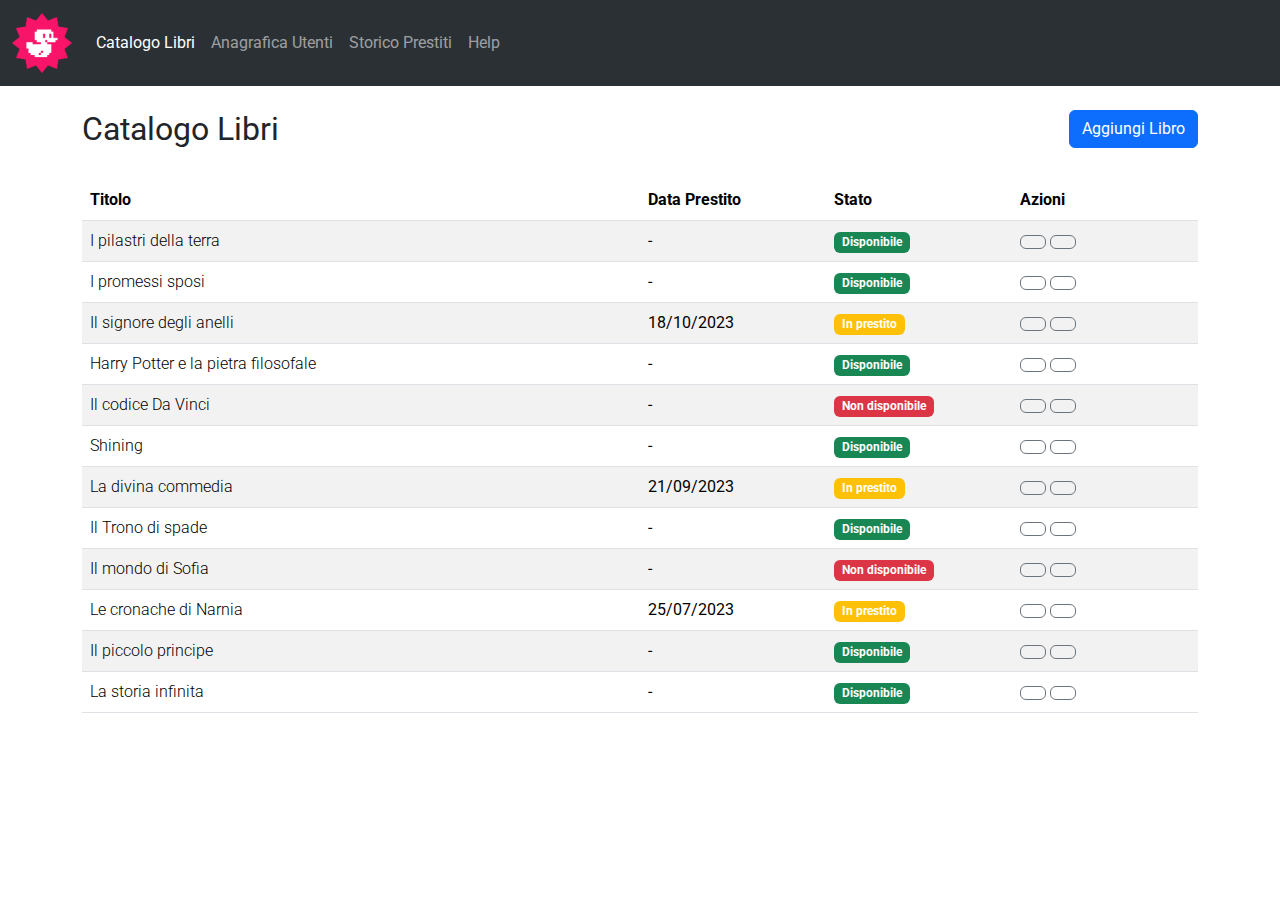
<file: index.html>
<!DOCTYPE html>
<html lang="en">

    <head>
        <meta charset="UTF-8">
        <meta name="viewport" content="width=device-width, initial-scale=1.0">
        <title>Bootstrap Dashboard</title>

        <!--Bootstrap link -->
        <link href="https://cdn.jsdelivr.net/npm/bootstrap@5.3.3/dist/css/bootstrap.min.css" rel="stylesheet"
            integrity="sha384-QWTKZyjpPEjISv5WaRU9OFeRpok6YctnYmDr5pNlyT2bRjXh0JMhjY6hW+ALEwIH" crossorigin="anonymous">

        <!--Google Font link-->
        <link rel="preconnect" href="https://fonts.googleapis.com">
        <link rel="preconnect" href="https://fonts.gstatic.com" crossorigin>
        <link
            href="https://fonts.googleapis.com/css2?family=Roboto:ital,wght@0,100;0,300;0,400;0,500;0,700;0,900;1,100;1,300;1,400;1,500;1,700;1,900&display=swap"
            rel="stylesheet">


        <!-- Font Awesome link-->
        <link rel="stylesheet" href="https://cdnjs.cloudflare.com/ajax/libs/font-awesome/6.5.2/css/all.min.css"
            integrity="sha512-SnH5WK+bZxgPHs44uWIX+LLJAJ9/2PkPKZ5QiAj6Ta86w+fsb2TkcmfRyVX3pBnMFcV7oQPJkl9QevSCWr3W6A=="
            crossorigin="anonymous" referrerpolicy="no-referrer" />

        <!-- Stylesheet link-->
        <link rel="stylesheet" href="css/style.css">

    </head>

    <body>

        <!--Header section-->
        <header>

            <nav class="navbar navbar-expand-lg bg-body-tertiary" data-bs-theme="dark">
                <div class="container-fluid">
                    <a class="navbar-brand" href="#">
                        <img src="img/duck.png" alt="Duck Logo" width="60" height="60">
                    </a>
                    <button class="navbar-toggler" type="button" data-bs-toggle="collapse" data-bs-target="#navbarNav"
                        aria-controls="navbarNav" aria-expanded="false" aria-label="Toggle navigation">
                        <span class="navbar-toggler-icon"></span>
                    </button>
                    <div class="collapse navbar-collapse" id="navbarNav">
                        <ul class="navbar-nav">
                            <li class="nav-item">
                                <a class="nav-link active" aria-current="page" href="#">Catalogo Libri</a>
                            </li>
                            <li class="nav-item">
                                <a class="nav-link" href="#">Anagrafica Utenti</a>
                            </li>
                            <li class="nav-item">
                                <a class="nav-link" href="#">Storico Prestiti</a>
                            </li>
                            <li class="nav-item">
                                <a class="nav-link" href="#">Help</a>
                            </li>

                        </ul>
                    </div>
                </div>
            </nav>

        </header>
        <!--/Header section-->
        <!--Main Section-->
        <main>
            <div class="container ">
                <!-- main section header-->
                <div class="d-flex py-4 justify-content-between ">
                    <h2 class="fw-normal">Catalogo Libri</h2>
                    <a href="/new-book.html">
                        <button type="button" class="btn btn-primary">Aggiungi Libro</button>
                    </a>
                </div>
                <!-- /main section header-->

                <!-- Table section-->
                <table class="table table-striped align-middle">
                    <thead>
                        <!--Table Header-->
                        <tr>
                            <th scope="col" class="col-6">Titolo</th>
                            <th scope="col" class="d-none d-sm-table-cell col-md-2 ">Data Prestito</th>
                            <th scope="col" class="col-3 col-md-2">Stato</th>
                            <th scope="col" class="col-3 col-md-2">Azioni</th>
                        </tr>
                    </thead>
                    <!--/Table header-->

                    <tbody>
                        <tr>
                            <th scope="row" class="fw-light">I pilastri della terra</th>
                            <td class="d-none d-sm-table-cell">-</td>
                            <td>
                                <span class="badge text-bg-success">Disponibile</span>
                            </td>
                            <td>
                                <button type="button" class="btn btn-outline-secondary ">
                                    <i class="fa-solid fa-pen"></i></button>
                                <button type="button" class="btn btn-outline-secondary">
                                    <i class="fa-solid fa-trash"> </i></button>

                            </td>
                        </tr>
                        <tr>
                            <th scope="row" class="fw-light ">I promessi sposi</th>
                            <td class="d-none d-sm-table-cell">-</td>
                            <td>
                                <span class="badge text-bg-success">Disponibile</span>
                            </td>
                            <td>
                                <button type="button" class="btn btn-outline-secondary ">
                                    <i class="fa-solid fa-pen"></i></button>
                                <button type="button" class="btn btn-outline-secondary">
                                    <i class="fa-solid fa-trash"> </i></button>
                            </td>
                        </tr>
                        <tr>
                            <th scope="row" class="fw-light">Il signore degli anelli</th>
                            <td class="d-none d-sm-table-cell">18/10/2023</td>
                            <td>
                                <span class="badge text-bg-warning text-white">In prestito</span>
                            </td>
                            <td>
                                <button type="button" class="btn btn-outline-secondary ">
                                    <i class="fa-solid fa-pen"></i></button>
                                <button type="button" class="btn btn-outline-secondary">
                                    <i class="fa-solid fa-trash"> </i></button>
                            </td>
                        </tr>
                        <tr>
                            <th scope="row" class="fw-light">Harry Potter e la pietra filosofale</th>
                            <td class="d-none d-sm-table-cell">-</td>
                            <td>
                                <span class="badge text-bg-success">Disponibile</span>
                            </td>
                            <td>
                                <button type="button" class="btn btn-outline-secondary ">
                                    <i class="fa-solid fa-pen"></i></button>
                                <button type="button" class="btn btn-outline-secondary">
                                    <i class="fa-solid fa-trash"> </i></button>
                            </td>
                        </tr>
                        <tr>
                            <th scope="row" class="fw-light">Il codice Da Vinci</th>
                            <td class="d-none d-sm-table-cell">-</td>
                            <td>
                                <span class="badge text-bg-danger">Non disponibile</span>
                            </td>
                            <td>
                                <button type="button" class="btn btn-outline-secondary ">
                                    <i class="fa-solid fa-pen"></i></button>
                                <button type="button" class="btn btn-outline-secondary">
                                    <i class="fa-solid fa-trash"> </i></button>
                            </td>
                        </tr>
                        <tr>
                            <th scope="row" class="fw-light">Shining</th>
                            <td class="d-none d-sm-table-cell">-</td>
                            <td>
                                <span class="badge text-bg-success">Disponibile</span>
                            </td>
                            <td>
                                <button type="button" class="btn btn-outline-secondary ">
                                    <i class="fa-solid fa-pen"></i></button>
                                <button type="button" class="btn btn-outline-secondary">
                                    <i class="fa-solid fa-trash"> </i></button>
                            </td>
                        </tr>
                        <tr>
                            <th scope="row" class="fw-light">La divina commedia</th>
                            <td class="d-none d-sm-table-cell">21/09/2023</td>
                            <td>
                                <span class="badge text-bg-warning text-white">In prestito</span>

                            </td>
                            <td>
                                <button type="button" class="btn btn-outline-secondary ">
                                    <i class="fa-solid fa-pen"></i></button>
                                <button type="button" class="btn btn-outline-secondary">
                                    <i class="fa-solid fa-trash"> </i></button>
                            </td>
                        </tr>
                        <tr>
                            <th scope="row" class="fw-light">Il Trono di spade</th>
                            <td class="d-none d-sm-table-cell">-</td>
                            <td>
                                <span class="badge text-bg-success">Disponibile</span>
                            </td>
                            <td>
                                <button type="button" class="btn btn-outline-secondary ">
                                    <i class="fa-solid fa-pen"></i></button>
                                <button type="button" class="btn btn-outline-secondary">
                                    <i class="fa-solid fa-trash"> </i></button>
                            </td>
                        </tr>
                        <tr>
                            <th scope="row" class="fw-light">Il mondo di Sofia</th>
                            <td class="d-none d-sm-table-cell">-</td>
                            <td>
                                <span class="badge text-bg-danger">Non disponibile</span>
                            </td>
                            <td>
                                <button type="button" class="btn btn-outline-secondary ">
                                    <i class="fa-solid fa-pen"></i></button>
                                <button type="button" class="btn btn-outline-secondary">
                                    <i class="fa-solid fa-trash"> </i></button>
                            </td>
                        </tr>
                        <tr>
                            <th scope="row" class="fw-light">Le cronache di Narnia</th>
                            <td class="d-none d-sm-table-cell">25/07/2023</td>
                            <td>
                                <span class="badge text-bg-warning text-white">In prestito</span>

                            </td>
                            <td>
                                <button type="button" class="btn btn-outline-secondary ">
                                    <i class="fa-solid fa-pen"></i></button>
                                <button type="button" class="btn btn-outline-secondary">
                                    <i class="fa-solid fa-trash"> </i></button>
                            </td>
                        </tr>
                        <tr>
                            <th scope="row" class="fw-light">Il piccolo principe</th>
                            <td class="d-none d-sm-table-cell">-</td>
                            <td>
                                <span class="badge text-bg-success">Disponibile</span>
                            </td>
                            <td>
                                <button type="button" class="btn btn-outline-secondary ">
                                    <i class="fa-solid fa-pen"></i></button>
                                <button type="button" class="btn btn-outline-secondary">
                                    <i class="fa-solid fa-trash"> </i></button>
                            </td>
                        </tr>
                        <tr>
                            <th scope="row" class="fw-light">La storia infinita</th>
                            <td class="d-none d-sm-table-cell">-</td>
                            <td>
                                <span class="badge text-bg-success">Disponibile</span>
                            </td>
                            <td>
                                <button type="button" class="btn btn-outline-secondary ">
                                    <i class="fa-solid fa-pen"></i></button>
                                <button type="button" class="btn btn-outline-secondary">
                                    <i class="fa-solid fa-trash"> </i></button>
                            </td>
                        </tr>

                    </tbody>
                </table>
                <!-- /Table section-->


            </div>

        </main>

        <!--/Main Section-->




        <!--Bootstrap Js Link-->
        <script src="https://cdn.jsdelivr.net/npm/bootstrap@5.3.3/dist/js/bootstrap.bundle.min.js"
            integrity="sha384-YvpcrYf0tY3lHB60NNkmXc5s9fDVZLESaAA55NDzOxhy9GkcIdslK1eN7N6jIeHz"
            crossorigin="anonymous"></script>
    </body>

</html>
</file>
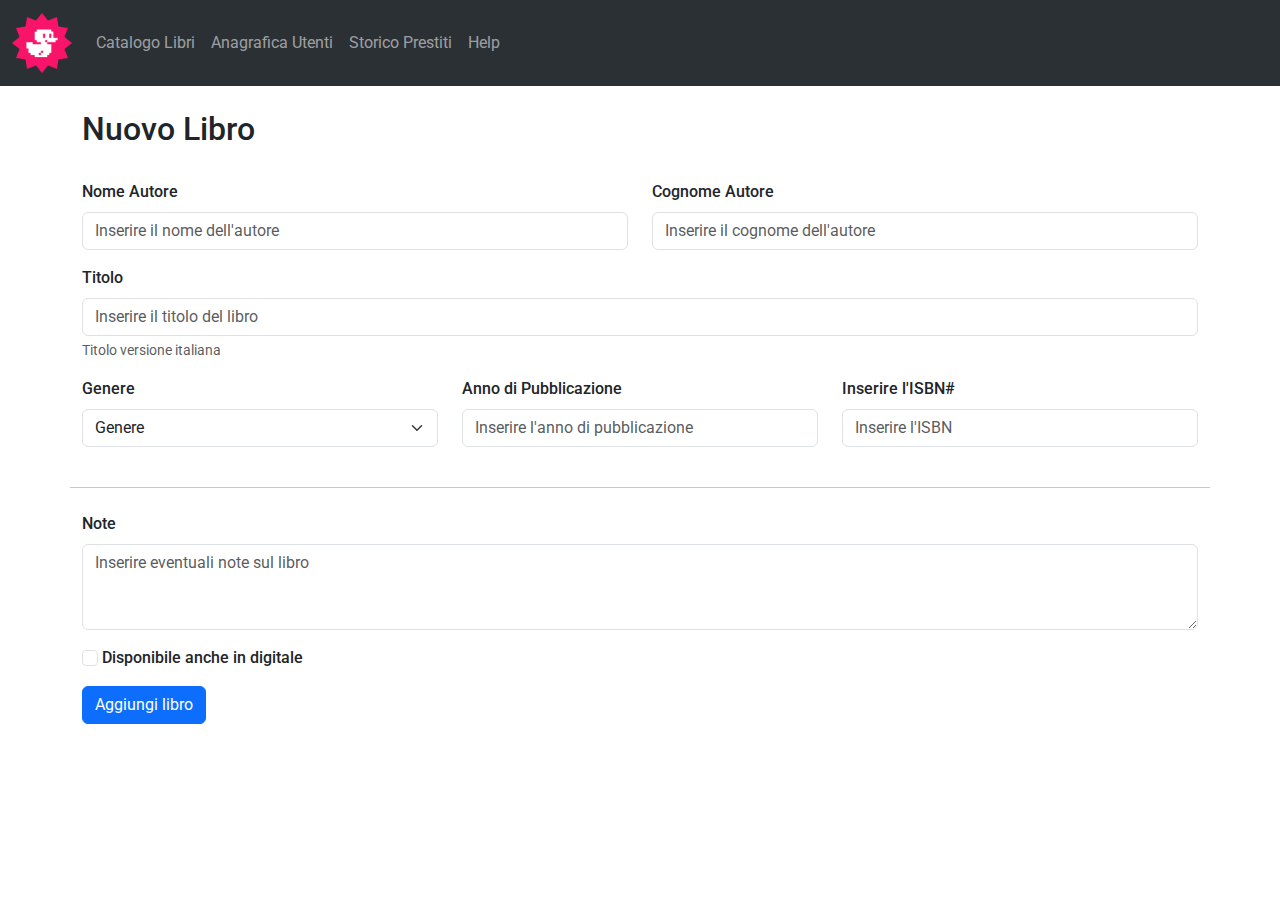
<file: new-book.html>
<!DOCTYPE html>
<html lang="en">

    <head>
        <meta charset="UTF-8">
        <meta name="viewport" content="width=device-width, initial-scale=1.0">
        <title>Nuovo Libro</title>

        <!--Bootstrap link -->
        <link href="https://cdn.jsdelivr.net/npm/bootstrap@5.3.3/dist/css/bootstrap.min.css" rel="stylesheet"
            integrity="sha384-QWTKZyjpPEjISv5WaRU9OFeRpok6YctnYmDr5pNlyT2bRjXh0JMhjY6hW+ALEwIH" crossorigin="anonymous">

        <!--Google Font link-->
        <link rel="preconnect" href="https://fonts.googleapis.com">
        <link rel="preconnect" href="https://fonts.gstatic.com" crossorigin>
        <link
            href="https://fonts.googleapis.com/css2?family=Roboto:ital,wght@0,100;0,300;0,400;0,500;0,700;0,900;1,100;1,300;1,400;1,500;1,700;1,900&display=swap"
            rel="stylesheet">


        <!-- Stylesheet link-->
        <link rel="stylesheet" href="css/style.css">

    </head>

    <body>

        <!--Header section-->
        <header>

            <nav class="navbar navbar-expand-lg bg-body-tertiary" data-bs-theme="dark">
                <div class="container-fluid">
                    <a class="navbar-brand" href="#">
                        <img src="img/duck.png" alt="Duck Logo" width="60" height="60">
                    </a>
                    <button class="navbar-toggler" type="button" data-bs-toggle="collapse" data-bs-target="#navbarNav"
                        aria-controls="navbarNav" aria-expanded="false" aria-label="Toggle navigation">
                        <span class="navbar-toggler-icon"></span>
                    </button>
                    <div class="collapse navbar-collapse" id="navbarNav">
                        <ul class="navbar-nav">
                            <li class="nav-item">
                                <a class="nav-link " aria-current="page" href="/index.html">Catalogo Libri</a>
                            </li>
                            <li class="nav-item">
                                <a class="nav-link" href="#">Anagrafica Utenti</a>
                            </li>
                            <li class="nav-item">
                                <a class="nav-link" href="#">Storico Prestiti</a>
                            </li>
                            <li class="nav-item">
                                <a class="nav-link" href="#">Help</a>
                            </li>

                        </ul>
                    </div>
                </div>
            </nav>

        </header>
        <!--/Header section-->
        <!--Main Section-->
        <main>

            <div class="container ">

                <!-- main section header-->
                <div class="d-flex py-4 justify-content-between ">
                    <h2>Nuovo Libro</h2>
                </div>
                <!-- /main section header-->
                <!--Form Section-->

                <form action="new-book.html">
                    <div class="row">

                        <!--Name Field-->
                        <div class="col-6 mb-3">
                            <label for="author-name" class="form-label fw-medium">Nome Autore</label>
                            <input type="text" class="form-control" id="author-name"
                                placeholder="Inserire il nome dell'autore" name="author-name" required>
                        </div>

                        <!--Surname Field-->
                        <div class="col-6 mb-3">
                            <label for="author-last-name" class="form-label fw-medium">Cognome Autore</label>
                            <input type="text" class="form-control" id="author-last-name" name="author-last-name"
                                placeholder="Inserire il cognome dell'autore" required>
                        </div>
                        <!--Book Title Field-->
                        <div class=" col-12 mb-3">
                            <label for="book-title" class="form-label fw-medium">Titolo</label>
                            <input type="text" class="form-control" id="book-title" name="book-title"
                                placeholder="Inserire il titolo del libro" required>
                            <div class="form-text">Titolo versione italiana</div>
                        </div>

                        <!--Genre Field-->
                        <div class=" col-12 col-lg-4 mb-3">
                            <label for="book-genre" class="form-label fw-medium">Genere</label>
                            <select class="form-select" aria-label="Default select example" id="book-genre"
                                name="book-genre">
                                <option selected="">Genere</option>
                                <option value="1">Avventura</option>
                                <option value="2">Fantasy</option>
                                <option value="3">Thriller</option>
                                <option value="4">Horror</option>
                                <option value="5">Romanzo Storico</option>
                                <option value="6">Biografia</option>

                            </select>
                        </div>

                        <!--Year Field-->
                        <div class=" col-12 col-lg-4 mb-3">
                            <label for="book-year" class="form-label fw-medium">Anno di Pubblicazione</label>
                            <input type="number" class="form-control" id="book-year" name="book-year"
                                placeholder="Inserire l'anno di pubblicazione" max="2024">
                        </div>

                        <!--ISBN Field-->
                        <div class=" col-12 col-lg-4 mb-3">
                            <label for="book-isbn" class="form-label fw-medium">Inserire l'ISBN#</label>
                            <input type="text" class="form-control" id="book-isbn" name="book-isbn"
                                placeholder="Inserire l'ISBN" required>
                        </div>

                        <hr class="my-4">

                        <!--Note Field-->
                        <div class=" col-12 mb-3">
                            <label for="book-note" class="form-label fw-medium">Note</label>
                            <textarea class="form-control" id="book-note" name="book-name"
                                placeholder="Inserire eventuali note sul libro" rows="3"></textarea>
                        </div>

                        <!--Digital Copies Checkbox-->
                        <div class="mb-3  col-12 ">
                            <input type="checkbox" class="form-check-input" id="book-digital" name="book-digital">
                            <label class="form-check-label fw-medium" for="book-digital">Disponibile anche in
                                digitale</label>
                        </div>

                        <!--Submit Button-->
                        <div class="mb-3  col-4  col-lg-2">
                            <button type="submit" class="btn btn-primary no-wrap">Aggiungi libro</button>
                        </div>

                    </div>
                </form>
                <!--/Form Section-->



            </div>

        </main>

        <!--/Main Section-->


    </body>


    <!--Bootstrap Js Link-->
    <script src="https://cdn.jsdelivr.net/npm/bootstrap@5.3.3/dist/js/bootstrap.bundle.min.js"
        integrity="sha384-YvpcrYf0tY3lHB60NNkmXc5s9fDVZLESaAA55NDzOxhy9GkcIdslK1eN7N6jIeHz"
        crossorigin="anonymous"></script>
    </body>

</html>
</file>
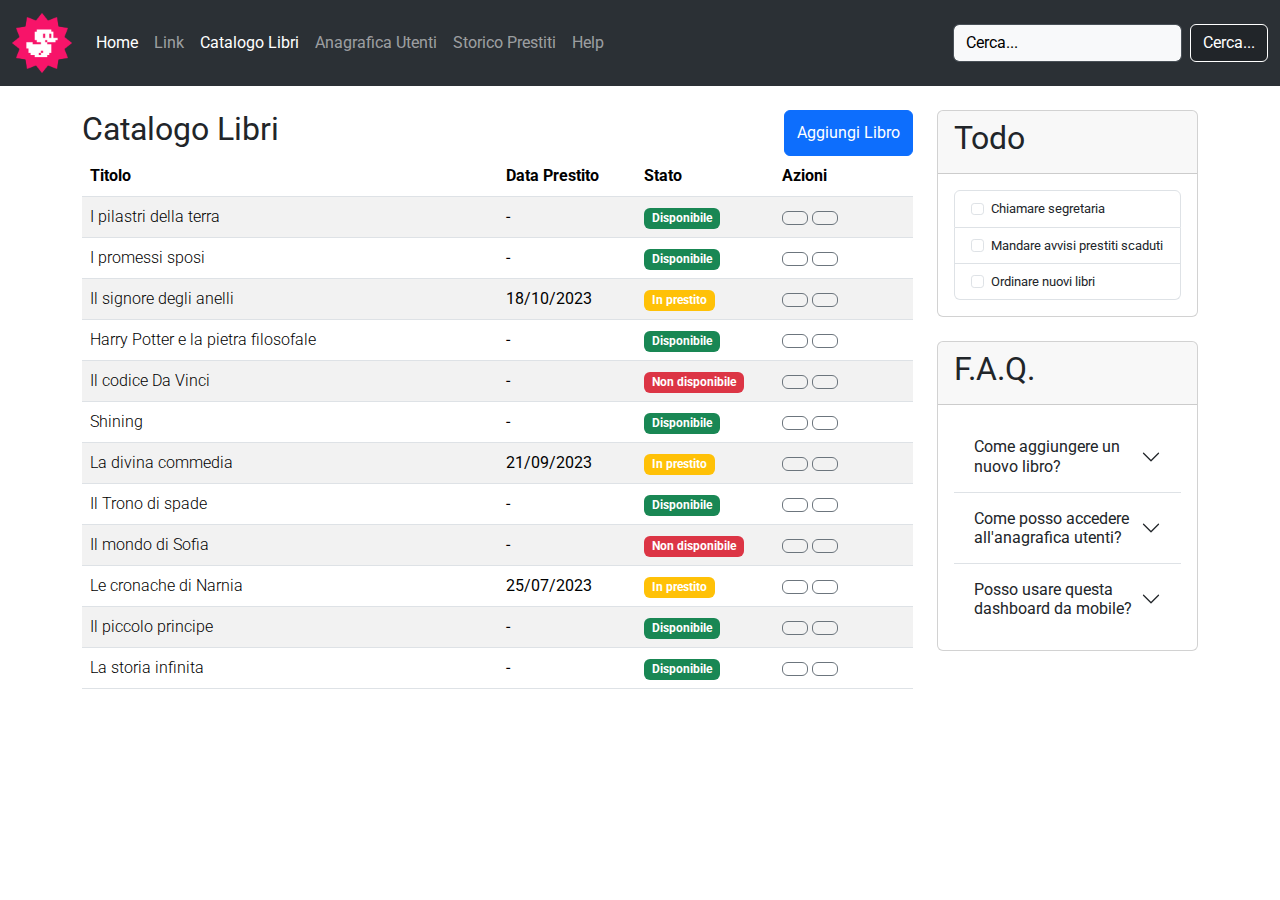
<file: bonus/index-bonus.html>
<!DOCTYPE html>
<html lang="en">

    <head>
        <meta charset="UTF-8">
        <meta name="viewport" content="width=device-width, initial-scale=1.0">
        <title>Bootstrap Dashboard</title>

        <!--Bootstrap link -->
        <link href="https://cdn.jsdelivr.net/npm/bootstrap@5.3.3/dist/css/bootstrap.min.css" rel="stylesheet"
            integrity="sha384-QWTKZyjpPEjISv5WaRU9OFeRpok6YctnYmDr5pNlyT2bRjXh0JMhjY6hW+ALEwIH" crossorigin="anonymous">

        <!--Google Font link-->
        <link rel="preconnect" href="https://fonts.googleapis.com">
        <link rel="preconnect" href="https://fonts.gstatic.com" crossorigin>
        <link
            href="https://fonts.googleapis.com/css2?family=Roboto:ital,wght@0,100;0,300;0,400;0,500;0,700;0,900;1,100;1,300;1,400;1,500;1,700;1,900&display=swap"
            rel="stylesheet">


        <!-- Font Awesome link-->
        <link rel="stylesheet" href="https://cdnjs.cloudflare.com/ajax/libs/font-awesome/6.5.2/css/all.min.css"
            integrity="sha512-SnH5WK+bZxgPHs44uWIX+LLJAJ9/2PkPKZ5QiAj6Ta86w+fsb2TkcmfRyVX3pBnMFcV7oQPJkl9QevSCWr3W6A=="
            crossorigin="anonymous" referrerpolicy="no-referrer" />

        <!-- Stylesheet link-->
        <link rel="stylesheet" href="../css/style.css">

    </head>

    <body>

        <!--Header section-->
        <header>

            <nav class="navbar navbar-expand-lg bg-body-tertiary bg-dark mb-4" data-bs-theme="dark">
                <div class="container-fluid">
                    <a class="navbar-brand" href="#">
                        <img src="../img/duck.png" alt="Duck Logo" width="60" height="60">
                    </a>
                    <button class="navbar-toggler" type="button" data-bs-toggle="collapse"
                        data-bs-target="#navbarSupportedContent" aria-controls="navbarSupportedContent"
                        aria-expanded="false" aria-label="Toggle navigation">
                        <span class="navbar-toggler-icon"></span>
                    </button>
                    <div class="collapse navbar-collapse" id="navbarSupportedContent">
                        <ul class="navbar-nav me-auto mb-2 mb-lg-0">
                            <li class="nav-item">
                                <a class="nav-link active" aria-current="page" href="#">Home</a>
                            </li>
                            <li class="nav-item">
                                <a class="nav-link" href="#">Link</a>
                            </li>
                            <li class="nav-item dropdown">

                                <ul class="navbar-nav">
                                    <li class="nav-item">
                                        <a class="nav-link active" aria-current="page" href="#">Catalogo Libri</a>
                                    </li>
                                    <li class="nav-item">
                                        <a class="nav-link" href="#">Anagrafica Utenti</a>
                                    </li>
                                    <li class="nav-item">
                                        <a class="nav-link" href="#">Storico Prestiti</a>
                                    </li>
                                    <li class="nav-item">
                                        <a class="nav-link" href="#">Help</a>
                                    </li>

                                </ul>
                            </li>

                        </ul>
                        <form class="d-flex" role="search">
                            <input class="form-control me-2 bg-light " id="search-text" type="search"
                                placeholder="Cerca..." aria-label="Search">
                            <button class="btn btn-dark border-white" type="submit">Cerca...</button>
                        </form>
                    </div>
                </div>
            </nav>

        </header>
        <!--/Header section-->
        <!--Main Section-->
        <main>
            <div class="container ">

                <div class="row">

                    <div class="col-12 col-lg-9">
                        <!-- main section header-->
                        <div class="d-flex  justify-content-between ">
                            <h2 class="fw-normal">Catalogo Libri</h2>
                            <button type="button" class="btn btn-primary">Aggiungi Libro</button>
                        </div>
                        <!-- /main section header-->

                        <!-- Table section-->
                        <table class="table table-striped align-middle ">
                            <thead>
                                <!--Table Header-->
                                <tr>
                                    <th scope="col" class="col-6">Titolo</th>
                                    <th scope="col" class="d-none d-sm-table-cell col-md-2 ">Data Prestito</th>
                                    <th scope="col" class="col-3 col-md-2">Stato</th>
                                    <th scope="col" class="col-3 col-md-2">Azioni</th>
                                </tr>
                            </thead>
                            <!--/Table header-->

                            <tbody>
                                <tr>
                                    <th scope="row" class="fw-light">I pilastri della terra</th>
                                    <td class="d-none d-sm-table-cell">-</td>
                                    <td>
                                        <span class="badge text-bg-success">Disponibile</span>
                                    </td>
                                    <td>

                                        <button type="button" class="btn btn-outline-secondary ">
                                            <i class="fa-solid fa-pen"></i></button>
                                        <button type="button" class="btn btn-outline-secondary">
                                            <i class="fa-solid fa-trash"> </i></button>

                                    </td>
                                </tr>
                                <tr>
                                    <th scope="row" class="fw-light ">I promessi sposi</th>
                                    <td class="d-none d-sm-table-cell">-</td>
                                    <td>
                                        <span class="badge text-bg-success">Disponibile</span>
                                    </td>
                                    <td>
                                        <button type="button" class="btn btn-outline-secondary ">
                                            <i class="fa-solid fa-pen"></i></button>
                                        <button type="button" class="btn btn-outline-secondary">
                                            <i class="fa-solid fa-trash"> </i></button>
                                    </td>
                                </tr>
                                <tr>
                                    <th scope="row" class="fw-light">Il signore degli anelli</th>
                                    <td class="d-none d-sm-table-cell">18/10/2023</td>
                                    <td>
                                        <span class="badge text-bg-warning text-white">In prestito</span>
                                    </td>
                                    <td>
                                        <button type="button" class="btn btn-outline-secondary ">
                                            <i class="fa-solid fa-pen"></i></button>
                                        <button type="button" class="btn btn-outline-secondary">
                                            <i class="fa-solid fa-trash"> </i></button>
                                    </td>
                                </tr>
                                <tr>
                                    <th scope="row" class="fw-light">Harry Potter e la pietra filosofale</th>
                                    <td class="d-none d-sm-table-cell">-</td>
                                    <td>
                                        <span class="badge text-bg-success">Disponibile</span>
                                    </td>
                                    <td>
                                        <button type="button" class="btn btn-outline-secondary ">
                                            <i class="fa-solid fa-pen"></i></button>
                                        <button type="button" class="btn btn-outline-secondary">
                                            <i class="fa-solid fa-trash"> </i></button>
                                    </td>
                                </tr>
                                <tr>
                                    <th scope="row" class="fw-light">Il codice Da Vinci</th>
                                    <td class="d-none d-sm-table-cell">-</td>
                                    <td>
                                        <span class="badge text-bg-danger">Non disponibile</span>
                                    </td>
                                    <td>
                                        <button type="button" class="btn btn-outline-secondary ">
                                            <i class="fa-solid fa-pen"></i></button>
                                        <button type="button" class="btn btn-outline-secondary">
                                            <i class="fa-solid fa-trash"> </i></button>
                                    </td>
                                </tr>
                                <tr>
                                    <th scope="row" class="fw-light">Shining</th>
                                    <td class="d-none d-sm-table-cell">-</td>
                                    <td>
                                        <span class="badge text-bg-success">Disponibile</span>
                                    </td>
                                    <td>
                                        <button type="button" class="btn btn-outline-secondary ">
                                            <i class="fa-solid fa-pen"></i></button>
                                        <button type="button" class="btn btn-outline-secondary">
                                            <i class="fa-solid fa-trash"> </i></button>
                                    </td>
                                </tr>
                                <tr>
                                    <th scope="row" class="fw-light">La divina commedia</th>
                                    <td class="d-none d-sm-table-cell">21/09/2023</td>
                                    <td>
                                        <span class="badge text-bg-warning text-white">In prestito</span>

                                    </td>
                                    <td>
                                        <button type="button" class="btn btn-outline-secondary ">
                                            <i class="fa-solid fa-pen"></i></button>
                                        <button type="button" class="btn btn-outline-secondary">
                                            <i class="fa-solid fa-trash"> </i></button>
                                    </td>
                                </tr>
                                <tr>
                                    <th scope="row" class="fw-light">Il Trono di spade</th>
                                    <td class="d-none d-sm-table-cell">-</td>
                                    <td>
                                        <span class="badge text-bg-success">Disponibile</span>
                                    </td>
                                    <td>
                                        <button type="button" class="btn btn-outline-secondary ">
                                            <i class="fa-solid fa-pen"></i></button>
                                        <button type="button" class="btn btn-outline-secondary">
                                            <i class="fa-solid fa-trash"> </i></button>
                                    </td>
                                </tr>
                                <tr>
                                    <th scope="row" class="fw-light">Il mondo di Sofia</th>
                                    <td class="d-none d-sm-table-cell">-</td>
                                    <td>
                                        <span class="badge text-bg-danger">Non disponibile</span>
                                    </td>
                                    <td>
                                        <button type="button" class="btn btn-outline-secondary ">
                                            <i class="fa-solid fa-pen"></i></button>
                                        <button type="button" class="btn btn-outline-secondary">
                                            <i class="fa-solid fa-trash"> </i></button>
                                    </td>
                                </tr>
                                <tr>
                                    <th scope="row" class="fw-light">Le cronache di Narnia</th>
                                    <td class="d-none d-sm-table-cell">25/07/2023</td>
                                    <td>
                                        <span class="badge text-bg-warning text-white">In prestito</span>

                                    </td>
                                    <td>
                                        <button type="button" class="btn btn-outline-secondary ">
                                            <i class="fa-solid fa-pen"></i></button>
                                        <button type="button" class="btn btn-outline-secondary">
                                            <i class="fa-solid fa-trash"> </i></button>
                                    </td>
                                </tr>
                                <tr>
                                    <th scope="row" class="fw-light">Il piccolo principe</th>
                                    <td class="d-none d-sm-table-cell">-</td>
                                    <td>
                                        <span class="badge text-bg-success">Disponibile</span>
                                    </td>
                                    <td>
                                        <button type="button" class="btn btn-outline-secondary ">
                                            <i class="fa-solid fa-pen"></i></button>
                                        <button type="button" class="btn btn-outline-secondary">
                                            <i class="fa-solid fa-trash"> </i></button>
                                    </td>
                                </tr>
                                <tr>
                                    <th scope="row" class="fw-light">La storia infinita</th>
                                    <td class="d-none d-sm-table-cell">-</td>
                                    <td>
                                        <span class="badge text-bg-success">Disponibile</span>
                                    </td>
                                    <td>
                                        <button type="button" class="btn btn-outline-secondary ">
                                            <i class="fa-solid fa-pen"></i></button>
                                        <button type="button" class="btn btn-outline-secondary">
                                            <i class="fa-solid fa-trash"> </i></button>
                                    </td>
                                </tr>

                            </tbody>
                        </table>
                        <!-- /Table section-->
                    </div>

                    <div class="col">
                        <!--To do list-->
                        <div class="card mb-4 mc-smaller-text ">
                            <div class="card-header">
                                <h2 class="fw-normal">Todo</h2>
                            </div>
                            <div class="card-body ">
                                <ul class="list-group ">
                                    <li class="list-group-item">
                                        <input class="form-check-input me-1" type="checkbox" value=""
                                            id="firstCheckbox">
                                        <label class="form-check-label" for="firstCheckbox">Chiamare segretaria</label>
                                    </li>
                                    <li class="list-group-item">
                                        <input class="form-check-input me-1" type="checkbox" value=""
                                            id="secondCheckbox">
                                        <label class="form-check-label" for="secondCheckbox">Mandare avvisi prestiti
                                            scaduti</label>
                                    </li>
                                    <li class="list-group-item">
                                        <input class="form-check-input me-1" type="checkbox" value=""
                                            id="thirdCheckbox">
                                        <label class="form-check-label" for="thirdCheckbox">Ordinare nuovi libri</label>
                                    </li>
                                </ul>
                            </div>
                        </div>
                        <!--/To do list-->

                        <!--F.A.Q.-->
                        <div class="card">
                            <div class="card-header">
                                <h2 class="fw-normal">F.A.Q.</h2>

                            </div>
                            <div class="card-body">
                                <div class="accordion accordion-flush" id="accordionFlushExample">
                                    <div class="accordion-item">
                                        <h2 class="accordion-header">
                                            <button class="accordion-button collapsed" type="button"
                                                data-bs-toggle="collapse" data-bs-target="#flush-collapseOne"
                                                aria-expanded="false" aria-controls="flush-collapseOne">
                                                Come aggiungere un nuovo libro?
                                            </button>
                                        </h2>
                                        <div id="flush-collapseOne" class="accordion-collapse collapse"
                                            data-bs-parent="#accordionFlushExample">
                                            <div class="accordion-body">Placeholder content for this accordion, which is
                                                intended to demonstrate the
                                                <code>.accordion-flush</code> class. This is the first item's accordion
                                                body.
                                            </div>
                                        </div>
                                    </div>
                                    <div class="accordion-item">
                                        <h2 class="accordion-header">
                                            <button class="accordion-button collapsed" type="button"
                                                data-bs-toggle="collapse" data-bs-target="#flush-collapseTwo"
                                                aria-expanded="false" aria-controls="flush-collapseTwo">
                                                Come posso accedere all'anagrafica utenti?
                                            </button>
                                        </h2>
                                        <div id="flush-collapseTwo" class="accordion-collapse collapse"
                                            data-bs-parent="#accordionFlushExample">
                                            <div class="accordion-body">Placeholder content for this accordion, which is
                                                intended to demonstrate the
                                                <code>.accordion-flush</code> class. This is the second item's accordion
                                                body. Let's imagine this being
                                                filled with some actual content.
                                            </div>
                                        </div>
                                    </div>
                                    <div class="accordion-item">
                                        <h2 class="accordion-header">
                                            <button class="accordion-button collapsed" type="button"
                                                data-bs-toggle="collapse" data-bs-target="#flush-collapseThree"
                                                aria-expanded="false" aria-controls="flush-collapseThree">
                                                Posso usare questa dashboard da mobile?
                                            </button>
                                        </h2>
                                        <div id="flush-collapseThree" class="accordion-collapse collapse"
                                            data-bs-parent="#accordionFlushExample">
                                            <div class="accordion-body">Placeholder content for this accordion, which is
                                                intended to demonstrate the
                                                <code>.accordion-flush</code> class. This is the third item's accordion
                                                body. Nothing more exciting
                                                happening here in terms of content, but just filling up the space to
                                                make it look, at least at first
                                                glance, a bit more representative of how this would look in a real-world
                                                application.
                                            </div>
                                        </div>
                                    </div>
                                </div>
                            </div>
                        </div>
                        <!--/F.A.Q.-->




                    </div>
                </div>

            </div>

        </main>

        <!--/Main Section-->




        <!--Bootstrap Js Link-->
        <script src="https://cdn.jsdelivr.net/npm/bootstrap@5.3.3/dist/js/bootstrap.bundle.min.js"
            integrity="sha384-YvpcrYf0tY3lHB60NNkmXc5s9fDVZLESaAA55NDzOxhy9GkcIdslK1eN7N6jIeHz"
            crossorigin="anonymous"></script>
    </body>

</html>
</file>
<file: css/style.css>
body {
    font-family: "Roboto", sans-serif;
}

#search-text::placeholder {
    color: #000000;
    opacity: 1;
    /* Firefox */
}

.mc-smaller-text {
    font-size: .8rem;
}
</file>
